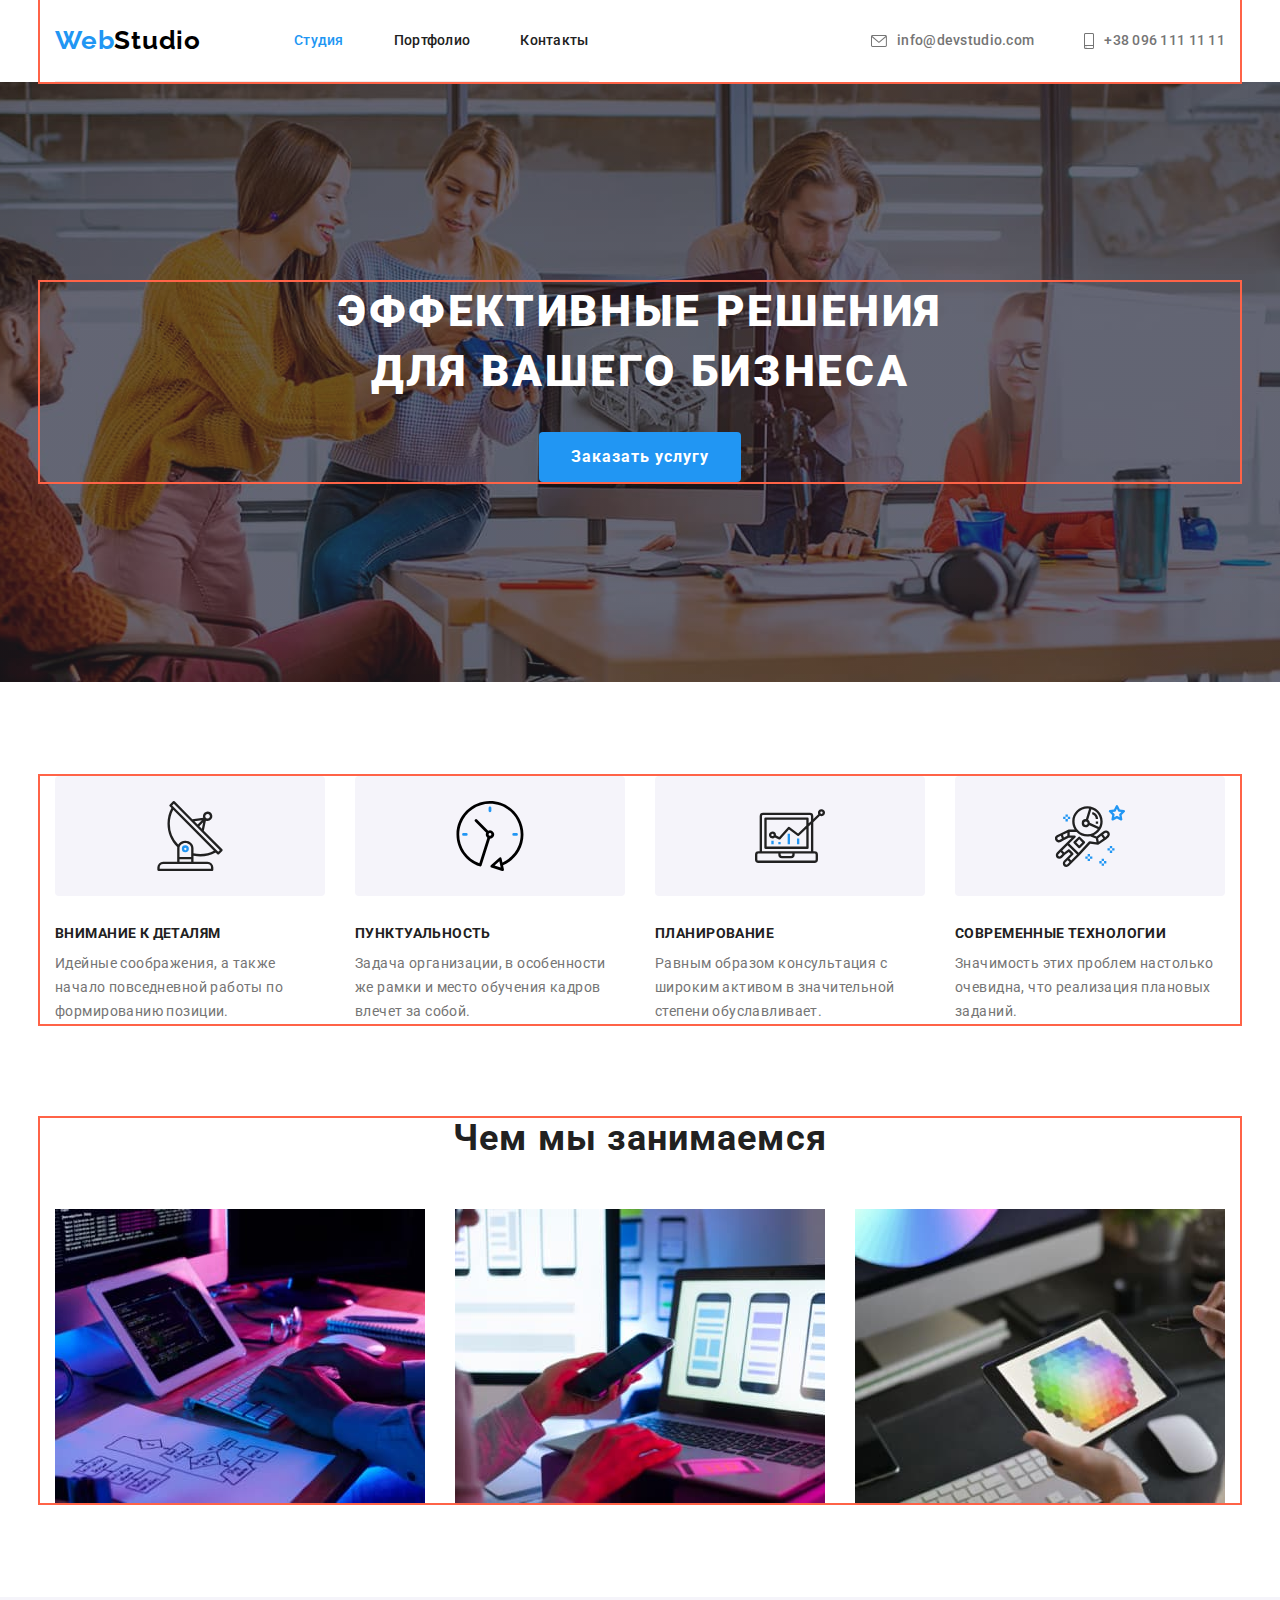
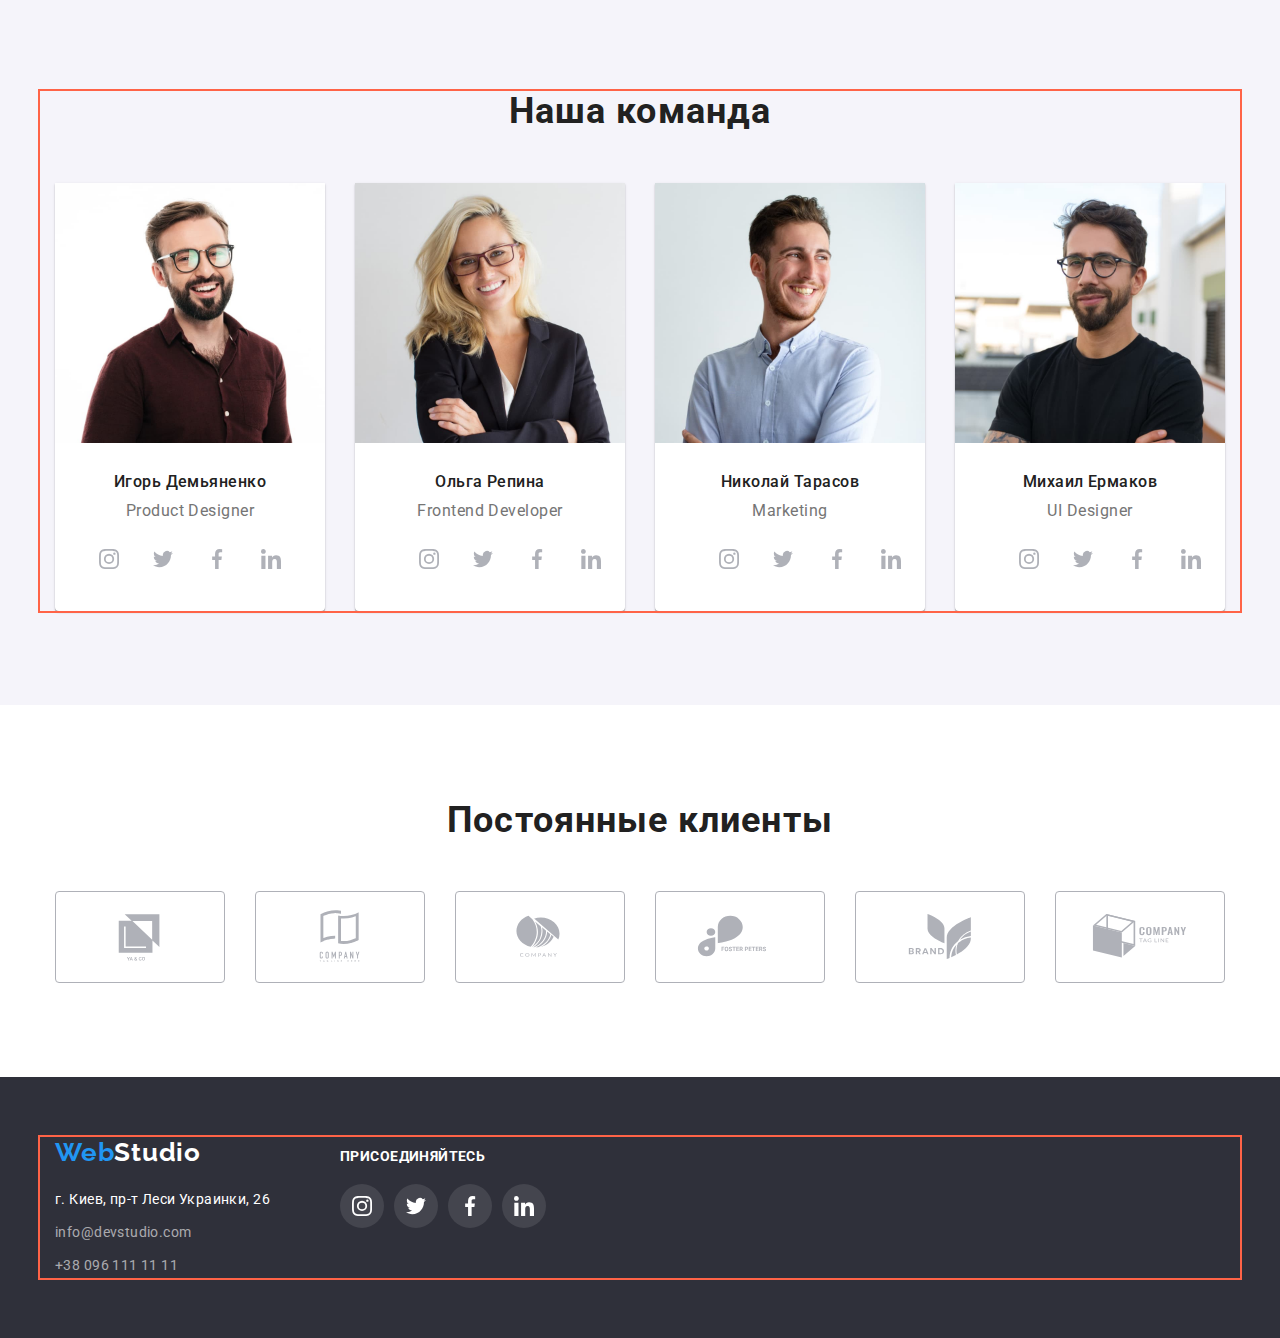
<file: index.html>
<!DOCTYPE html>
<html lang="ru">
  <head>
    <meta charset="UTF-8" />
    <meta http-equiv="X-UA-Compatible" content="IE=edge" />
    <meta name="viewport" content="width=device-width, initial-scale=1.0" />
    <title>Document</title>
    <link rel="preconnect" href="https://fonts.googleapis.com" />
    <link rel="preconnect" href="https://fonts.gstatic.com" crossorigin />
    <link
      href="https://fonts.googleapis.com/css2?family=Raleway:wght@700&family=Roboto:wght@400;500;700;900&display=swap"
      rel="stylesheet"
    />
    <link
      rel="stylesheet"
      href="https://cdnjs.cloudflare.com/ajax/libs/modern-normalize/1.1.0/modern-normalize.min.css"
    />
    <link rel="stylesheet" href="./css/styles.css" />
  </head>

  <body>
    <header class="header">
      <div class="container main-nav">
        <nav class="main-nav">
          <a class="logo link" href="./index.html"
            ><span class="logo-web">Web</span
            ><span class="studio">Studio</span></a
          >

          <ul class="site-nav list">
            <li class="site-nav-item">
              <a class="link current link" href="./index.html">Студия
              </a>
              
            </li>
            <li class="site-nav-item">
              <a class="link" href="./portfolio.html">Портфолио</a>
            </li>
            <li class="site-nav-item">
              <a class="link" href="#">Контакты</a>
            </li>
          </ul>
        </nav>

        <ul class="contacts list">
          <li class="contacts-item">
            <a
              class="mail link"
              href="mailto:info@devstudio.com"
              aria-label="почта"
            >
              <svg width="16" height="12" class="contacts-icon">
                <use href="./images/symbol-defs.svg#icon-envelope"></use>
              </svg>
              info@devstudio.com
            </a>
          </li>
          <li class="contacts-item">
            <a class="tel link" href="tel:+380961111111" aria-label="телефон">
              <svg width="10" height="16" class="contacts-icon">
                <use href="./images/symbol-defs.svg#icon-smartphone"></use>
              </svg>
              +38 096 111 11 11
            </a>
          </li>
        </ul>
      </div>
    </header>

    <main>
      <section class="solutions section">
        <div class="container">
          <h1 class="solutions-title">
            Эффективные решения для вашего бизнеса
          </h1>
          <button class="button" type="button">Заказать услугу</button>
        </div>
      </section>

      <section class="section">
        <div class="container">
          <h2 class="advantages">Наши преимущества</h2>
          <ul class="our-advantages list">
            <li class="our-advantages-item">
              <div class="antena item">
                <svg width="70" height="70" class="antena-item">
                  <use href="./images/symbol-defs.svg#icon-antenna"></use>
                </svg>
              </div>

              <h3 class="section-title">Внимание к деталям</h3>
              <p class="section-content">
                Идейные соображения, а также начало повседневной работы по
                формированию позиции.
              </p>
            </li>
            <li class="our-advantages-item">
              <div class="antena item">
                <svg width="70" height="70" class="antena-item">
                  <use href="./images/symbol-defs.svg#icon-clock"></use>
                </svg>
              </div>
              <h3 class="section-title">Пунктуальность</h3>
              <p class="section-content">
                Задача организации, в особенности же рамки и место обучения
                кадров влечет за собой.
              </p>
            </li>
            <li class="our-advantages-item">
              <div class="antena item">
                <svg width="70" height="70" class="antena-item">
                  <use href="./images/symbol-defs.svg#icon-diagram"></use>
                </svg>
              </div>
              <h3 class="section-title">Планирование</h3>
              <p class="section-content">
                Равным образом консультация с широким активом в значительной
                степени обуславливает.
              </p>
            </li>
            <li class="our-advantages-item">
              <div class="antena item">
                <svg width="70" height="70" class="antena-item">
                  <use href="./images/symbol-defs.svg#icon-astronaut"></use>
                </svg>
              </div>
              <h3 class="section-title">Современные технологии</h3>
              <p class="section-content">
                Значимость этих проблем настолько очевидна, что реализация
                плановых заданий.
              </p>
            </li>
          </ul>
        </div>
      </section>

      <section class="work section">
        <div class="container">
          <h2 class="our-work">Чем мы занимаемся</h2>
          <ul class="our-works list">
            <li class="our-works-item">
              <img
                class="img"
                src="./images/1(1).jpg"
                alt="Разработка"
                width="370"
              />
            </li>
            <li class="our-works-item">
              <img
                class="img"
                src="./images/2(1).jpg"
                alt="Мобильные приложения"
                width="370"
              />
            </li>
            <li class="our-works-item">
              <img
                class="img"
                src="./images/3(1).jpg"
                alt="Дизайн"
                width="370"
              />
            </li>
          </ul>
        </div>
      </section>

      <section class="our-team section">
        <div class="container">
          <h2 class="team">Наша команда</h2>
          <ul class="team-foto list">
            <li class="team-item">
              <img
                class="img"
                src="./images/igor(1).jpg"
                alt="Игорь"
                width="270"
              />

              <div class="team-specialist-position">
                <h3 class="team-specialist">Игорь Демьяненко</h3>
                <p class="team-position">Product Designer</p>
                <ul class="social-links-list list">
                  <li class="social-links list">
                    <a
                      class="links link"
                      href="./index.html"
                      aria-label="инстанрам"
                    >
                      <svg width="20" height="20" class="social-icon">
                        <use
                          href="./images/symbol-defs.svg#icon-instagram"
                        ></use>
                      </svg>
                    </a>
                  </li>
                  <li class="social-links list">
                    <a class="links" href="./index.html" aria-label="твиттер">
                      <svg width="20" height="20" class="social-icon">
                        <use href="./images/symbol-defs.svg#icon-twitter"></use>
                      </svg>
                    </a>
                  </li>
                  <li class="social-links list">
                    <a class="links" href="./index.html" aria-label="фейсбук">
                      <svg width="20" height="20" class="social-icon">
                        <use
                          href="./images/symbol-defs.svg#icon-facebook"
                        ></use>
                      </svg>
                    </a>
                  </li>
                  <li class="social-links list">
                    <a class="links" href="./index.html" aria-label="линкедин">
                      <svg width="20" height="20" class="social-icon">
                        <use
                          href="./images/symbol-defs.svg#icon-linkedin"
                        ></use>
                      </svg>
                    </a>
                  </li>
                </ul>
              </div>
            </li>
            <li class="team-item">
              <img
                class="img"
                src="./images/olga(2).jpg"
                alt="Ольга"
                width="270"
              />
              <div class="team-specialist-position">
                <h3 class="team-specialist">Ольга Репина</h3>
                <p class="team-position">Frontend Developer</p>
                <ul class="social-links-list">
                  <li class="social-links list">
                    <a class="links" href="./index.html" aria-label="инстанрам">
                      <svg width="20" height="20" class="social-icon">
                        <use
                          href="./images/symbol-defs.svg#icon-instagram"
                        ></use>
                      </svg>
                    </a>
                  </li>
                  <li class="social-links list">
                    <a class="links" href="./index.html" aria-label="твиттер">
                      <svg width="20" height="20" class="social-icon">
                        <use href="./images/symbol-defs.svg#icon-twitter"></use>
                      </svg>
                    </a>
                  </li>
                  <li class="social-links list">
                    <a class="links" href="./index.html" aria-label="фейсбук">
                      <svg width="20" height="20" class="social-icon">
                        <use
                          href="./images/symbol-defs.svg#icon-facebook"
                        ></use>
                      </svg>
                    </a>
                  </li>
                  <li class="social-links list">
                    <a class="links" href="./index.html" aria-label="линкедин">
                      <svg width="20" height="20" class="social-icon">
                        <use
                          href="./images/symbol-defs.svg#icon-linkedin"
                        ></use>
                      </svg>
                    </a>
                  </li>
                </ul>
              </div>
            </li>
            <li class="team-item">
              <img
                class="img"
                src="./images/nikolay(3).jpg"
                alt="Николай"
                width="270"
              />
              <div class="team-specialist-position">
                <h3 class="team-specialist">Николай Тарасов</h3>
                <p class="team-position">Marketing</p>
                <ul class="social-links-list">
                  <li class="social-links list">
                    <a class="links" href="./index.html" aria-label="инстанрам">
                      <svg width="20" height="20" class="social-icon">
                        <use
                          href="./images/symbol-defs.svg#icon-instagram"
                        ></use>
                      </svg>
                    </a>
                  </li>
                  <li class="social-links list">
                    <a class="links" href="./index.html" aria-label="твиттер">
                      <svg width="20" height="20" class="social-icon">
                        <use href="./images/symbol-defs.svg#icon-twitter"></use>
                      </svg>
                    </a>
                  </li>
                  <li class="social-links list">
                    <a class="links" href="./index.html" aria-label="фейсбук">
                      <svg width="20" height="20" class="social-icon">
                        <use
                          href="./images/symbol-defs.svg#icon-facebook"
                        ></use>
                      </svg>
                    </a>
                  </li>
                  <li class="social-links list">
                    <a class="links" href="./index.html" aria-label="линкедин">
                      <svg width="20" height="20" class="social-icon">
                        <use
                          href="./images/symbol-defs.svg#icon-linkedin"
                        ></use>
                      </svg>
                    </a>
                  </li>
                </ul>
              </div>
            </li>
            <li class="team-item">
              <img
                class="img"
                src="./images/mikhail(4).jpg"
                alt="Михаил"
                width="270"
              />
              <div class="team-specialist-position">
                <h3 class="team-specialist">Михаил Ермаков</h3>
                <p class="team-position">UI Designer</p>
                <ul class="social-links-list">
                  <li class="social-links list">
                    <a class="links" href="./index.html" aria-label="инстанрам">
                      <svg width="20" height="20" class="social-icon">
                        <use
                          href="./images/symbol-defs.svg#icon-instagram"
                        ></use>
                      </svg>
                    </a>
                  </li>
                  <li class="social-links list">
                    <a class="links" href="./index.html" aria-label="твиттер">
                      <svg width="20" height="20" class="social-icon">
                        <use href="./images/symbol-defs.svg#icon-twitter"></use>
                      </svg>
                    </a>
                  </li>
                  <li class="social-links list">
                    <a class="links" href="./index.html" aria-label="фейсбук">
                      <svg width="20" height="20" class="social-icon">
                        <use
                          href="./images/symbol-defs.svg#icon-facebook"
                        ></use>
                      </svg>
                    </a>
                  </li>
                  <li class="social-links list">
                    <a class="links" href="./index.html" aria-label="линкедин">
                      <svg width="20" height="20" class="social-icon">
                        <use
                          href="./images/symbol-defs.svg#icon-linkedin"
                        ></use>
                      </svg>
                    </a>
                  </li>
                </ul>
              </div>
            </li>
          </ul>
        </div>
      </section>

      <!-- Постоянные клиенты -->
      <section class="our-clients section">
        <div>
          <h2 class="clients">Постоянные клиенты</h2>
          <ul class="clients-list list">
            <li class="clients-box">
              <a
                class="clients-link link"
                href="./index.html"
                aria-label="логотип"
              >
                <svg width="106" height="60" class="clients-logo">
                  <use href="./images/symbol-defs.svg#icon-logo"></use>
                </svg>
              </a>
            </li>

            <li class="clients-box">
              <a
                class="clients-link link"
                href="./index.html"
                aria-label="логотип"
              >
                <svg width="106" height="60" class="clients-logo">
                  <use href="./images/symbol-defs.svg#icon-logo1"></use>
                </svg>
              </a>
            </li>

            <li class="clients-box">
              <a
                class="clients-link link"
                href="./index.html"
                aria-label="логотип"
              >
                <svg width="106" height="60" class="clients-logo">
                  <use href="./images/symbol-defs.svg#icon-logo2"></use>
                </svg>
              </a>
            </li>

            <li class="clients-box">
              <a
                class="clients-link link"
                href="./index.html"
                aria-label="логотип"
              >
                <svg width="106" height="60" class="clients-logo">
                  <use href="./images/symbol-defs.svg#icon-logo3"></use>
                </svg>
              </a>
            </li>

            <li class="clients-box">
              <a
                class="clients-link link"
                href="./index.html"
                aria-label="логотип"
              >
                <svg width="106" height="60" class="clients-logo">
                  <use href="./images/symbol-defs.svg#icon-logo4"></use>
                </svg>
              </a>
            </li>

            <li class="clients-box">
              <a
                class="clients-link link"
                href="./index.html"
                aria-label="логотип"
              >
                <svg width="106" height="60" class="clients-logo">
                  <use href="./images/symbol-defs.svg#icon-logo5"></use>
                </svg>
              </a>
            </li>
          </ul>
        </div>
      </section>
    </main>

    <footer class="footer">
      <div class="container content">
        <div class="footer-adress-list">
          <a class="footer-logo link" href="./index.html"
            ><span class="bottom-web"> Web</span
            ><span class="studio-bottom">Studio</span></a
          >

          <address class="footer-adress">
            <ul class="footer-link list">
              <li class="adress-link">
                <a
                  class="footer-map link"
                  href="https://goo.gl/maps/5aeaSMpK7ZkZ2qEH9"
                  target="_blank"
                  rel="noreferrer noopener"
                  >г. Киев, пр-т Леси Украинки, 26</a
                >
              </li>
              <li class="adress-link">
                <a class="footer-mail link" href="mailto:info@devstudio.com"
                  >info@devstudio.com</a
                >
              </li>
              <li class="adress-link">
                <a class="footer-tel link" href="tel:+380961111111"
                  >+38 096 111 11 11</a
                >
              </li>
            </ul>
          </address>
        </div>

        <div class="footer-adress-links">
          <p class="links-name">присоединяйтесь</p>
          <ul class="links-name-list list">
            <li>
              <a
                class="links-name-item link"
                href="./index.html"
                aria-label="логотип"
              >
                <svg width="20" height="20" class="">
                  <use href="./images/symbol-defs.svg#icon-instagram"></use>
                </svg>
              </a>
            </li>
            <li>
              <a
                class="links-name-item link"
                href="./index.html"
                aria-label="логотип"
              >
                <svg width="20" height="20" class="">
                  <use href="./images/symbol-defs.svg#icon-twitter"></use>
                </svg>
              </a>
            </li>
            <li>
              <a
                class="links-name-item link"
                href="./index.html"
                aria-label="логотип"
              >
                <svg width="20" height="20" class="">
                  <use href="./images/symbol-defs.svg#icon-facebook"></use>
                </svg>
              </a>
            </li>
            <li>
              <a
                class="links-name-item link"
                href="./index.html"
                aria-label="логотип"
              >
                <svg width="20" height="20" class="">
                  <use href="./images/symbol-defs.svg#icon-linkedin"></use>
                </svg>
              </a>
            </li>
          </ul>
        </div>
      </div>
    </footer>
  </body>
</html>
</file>
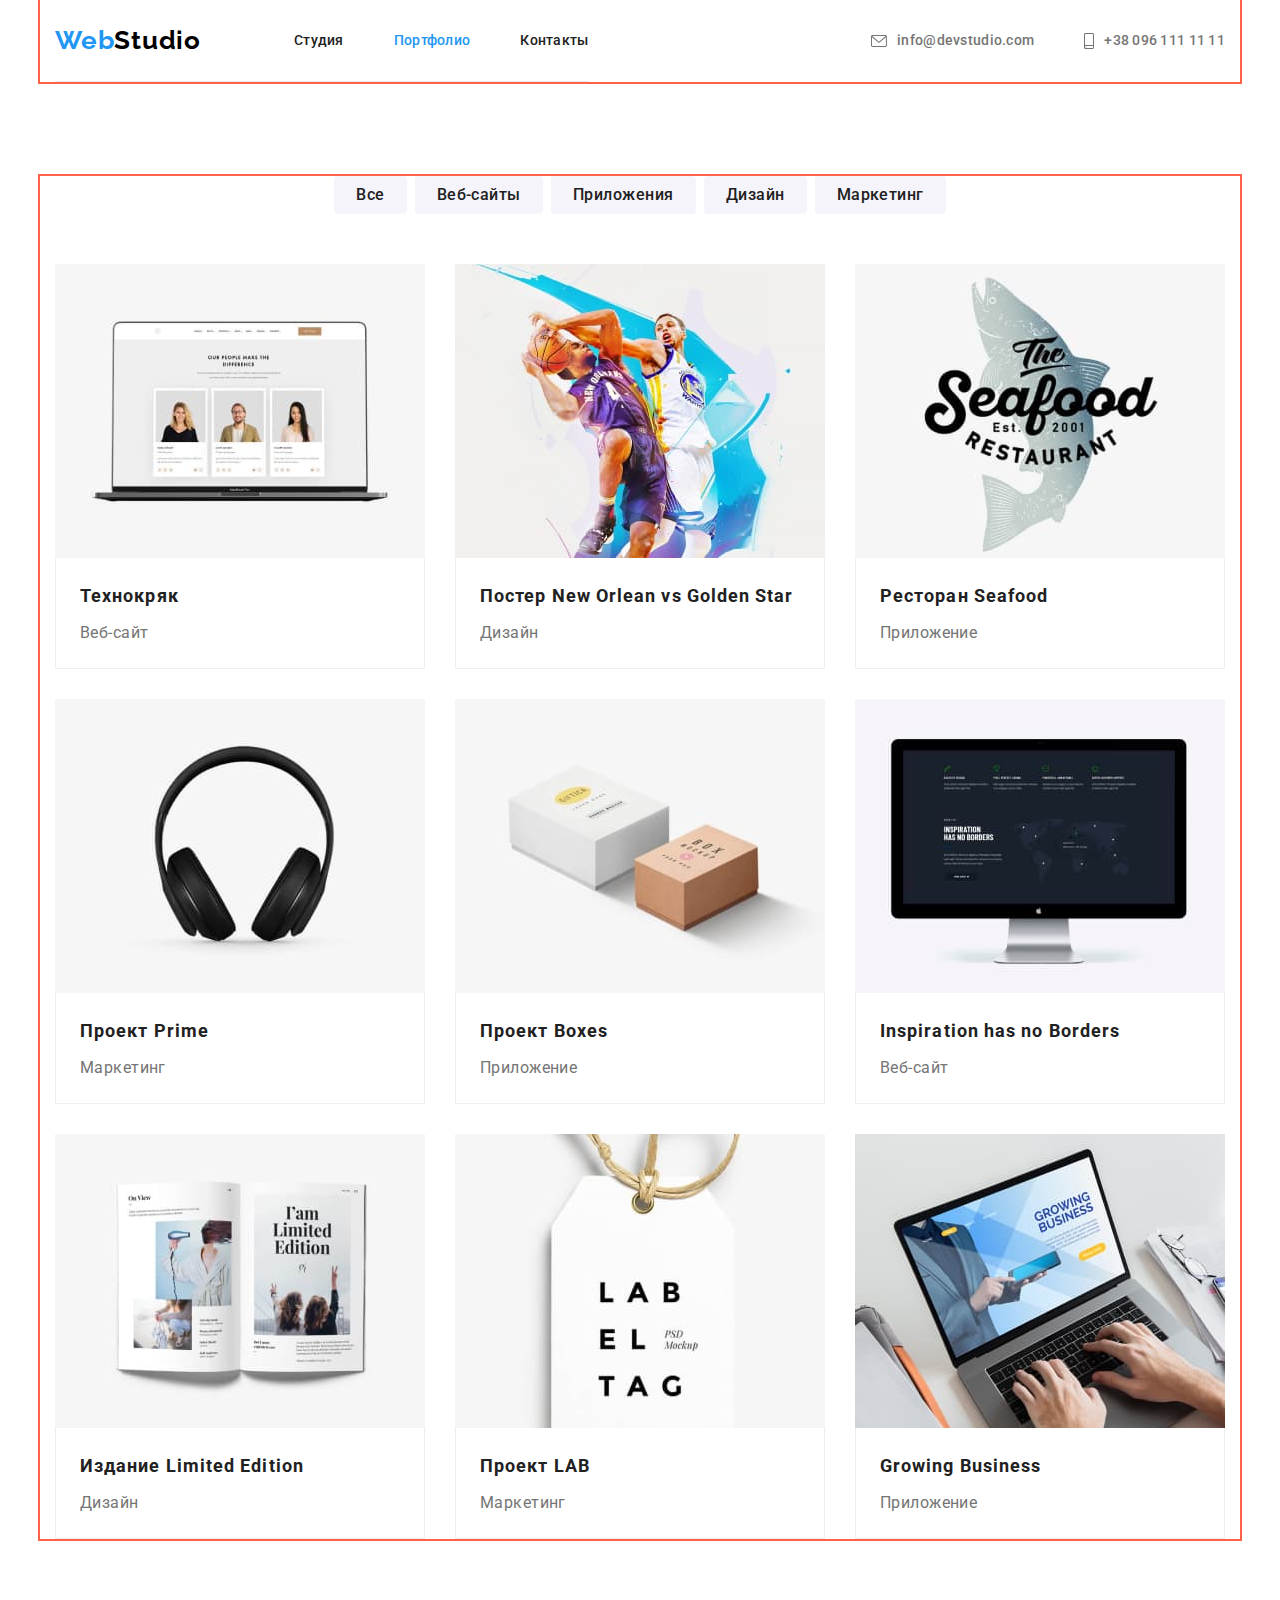
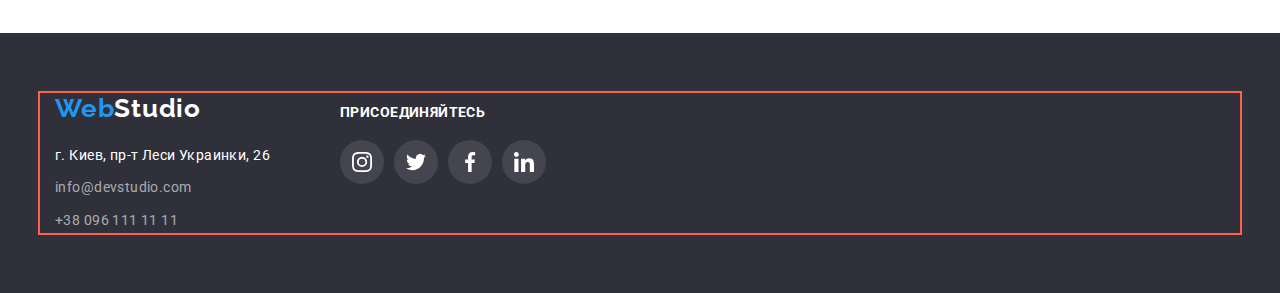
<file: portfolio.html>
<!DOCTYPE html>
<html lang="ru">
  <head>
    <meta charset="UTF-8" />
    <meta http-equiv="X-UA-Compatible" content="IE=edge" />
    <meta name="viewport" content="width=device-width, initial-scale=1.0" />
    <title>Document</title>
    <link rel="preconnect" href="https://fonts.googleapis.com" />
    <link rel="preconnect" href="https://fonts.gstatic.com" crossorigin />
    <link
      href="https://fonts.googleapis.com/css2?family=Raleway:wght@700&family=Roboto:wght@400;500;700;900&display=swap"
      rel="stylesheet"
    />
    <link
      rel="stylesheet"
      href="https://cdnjs.cloudflare.com/ajax/libs/modern-normalize/1.1.0/modern-normalize.min.css"
    />
    <link rel="stylesheet" href="./css/styles.css" />
  </head>

  <body>
    <header class="header">
      <div class="container main-nav">
        <nav class="main-nav">
          <a class="logo link" href="./index.html"
            ><span class="logo-web">Web</span
            ><span class="studio">Studio</span></a
          >

          <ul class="site-nav list">
            <li class="site-nav-item">
              <a class="link" href="./index.html">Студия</a>
            </li>
            <li class="site-nav-item">
              <a class="link current link" href="./portfolio.html">Портфолио</a>
            </li>
            <li class="site-nav-item"><a class="link" href="#">Контакты</a></li>
          </ul>
        </nav>

        <ul class="contacts list">
          <li class="contacts-item">
            <a
              class="mail link"
              href="mailto:info@devstudio.com"
              aria-label="почта"
            >
              <svg width="16" height="12" class="contacts-icon">
                <use href="./images/symbol-defs.svg#icon-envelope"></use>
              </svg>
              info@devstudio.com
            </a>
          </li>
          <li class="contacts-item">
            <a class="tel link" href="tel:+380961111111" aria-label="телефон">
              <svg width="10" height="16" class="contacts-icon">
                <use href="./images/symbol-defs.svg#icon-smartphone"></use>
              </svg>
              +38 096 111 11 11
            </a>
          </li>
        </ul>
      </div>
    </header>

    <main>
      <section class="filter section">
        <div class="container">
          <h1 class="filter-name">Фильтры</h1>
          <ul class="filter-list list">
            <li class="filter-item">
              <button type="button" class="filter-btn">Все</button>
            </li>
            <li class="filter-item">
              <button type="button" class="filter-btn">Веб-сайты</button>
            </li>
            <li class="filter-item">
              <button type="button" class="filter-btn">Приложения</button>
            </li>
            <li class="filter-item">
              <button type="button" class="filter-btn">Дизайн</button>
            </li>
            <li>
              <button type="button" class="filter-btn">Маркетинг</button>
            </li>
          </ul>

          <h2 class="portfolio">Портфолио</h2>
          <ul class="projects list">
            <li class="projects-item">
              <a class="projects-link link" href="">
                <img
                  class="project-background"
                  src="./images/portfolio1.jpg"
                  alt="Веб-сайт"
                  width="370"
                />
                <div class="project-text">
                  <h3 class="project-name">Технокряк</h3>
                  <p class="project-filter">Веб-сайт</p>
                </div>
              </a>
            </li>
            <li class="projects-item">
              <a class="projects-link link" href="">
                <img
                  class="project-background"
                  src="./images/portfolio2.jpg"
                  alt="Дизайн"
                  width="370"
                />
                <div class="project-text">
                  <h3 class="project-name">Постер New Orlean vs Golden Star</h3>
                  <p class="project-filter">Дизайн</p>
                </div>
              </a>
            </li>
            <li class="projects-item">
              <a class="projects-link link" href="">
                <img
                  class="project-background"
                  src="./images/portfolio3.jpg"
                  alt="Приложение"
                  width="370"
                />
                <div class="project-text">
                  <h3 class="project-name">Ресторан Seafood</h3>
                  <p class="project-filter">Приложение</p>
                </div>
              </a>
            </li>
            <li class="projects-item">
              <a class="projects-link link" href="">
                <img
                  class="project-background"
                  src="./images/portfolio4.jpg"
                  alt="Маркетинг"
                  width="370"
                />
                <div class="project-text">
                  <h3 class="project-name">Проект Prime</h3>
                  <p class="project-filter">Маркетинг</p>
                </div>
              </a>
            </li>
            <li class="projects-item">
              <a class="projects-link link" href="">
                <img
                  class="project-background"
                  src="./images/portfolio5.jpg"
                  alt="Приложение"
                  width="370"
                />
                <div class="project-text">
                  <h3 class="project-name">Проект Boxes</h3>
                  <p class="project-filter">Приложение</p>
                </div>
              </a>
            </li>
            <li class="projects-item">
              <a class="projects-link link" href="">
                <img
                  class="project-background"
                  src="./images/portfolio6.jpg"
                  alt="Веб-сайт"
                  width="370"
                />
                <div class="project-text">
                  <h3 class="project-name">Inspiration has no Borders</h3>
                  <p class="project-filter">Веб-сайт</p>
                </div>
              </a>
            </li>
            <li class="projects-item">
              <a class="projects-link link" href="">
                <img
                  class="project-background"
                  src="./images/portfolio7.jpg"
                  alt="Дизайн"
                  width="370"
                />
                <div class="project-text">
                  <h3 class="project-name">Издание Limited Edition</h3>
                  <p class="project-filter">Дизайн</p>
                </div>
              </a>
            </li>
            <li class="projects-item">
              <a class="projects-link link" href="">
                <img
                  class="project-background"
                  src="./images/portfolio8.jpg"
                  alt="Маркетинг"
                  width="370"
                />
                <div class="project-text">
                  <h3 class="project-name">Проект LAB</h3>
                  <p class="project-filter">Маркетинг</p>
                </div>
              </a>
            </li>
            <li class="projects-item">
              <a class="projects-link link" href="">
                <img
                  class="project-background"
                  src="./images/portfolio9.jpg"
                  alt="Приложение"
                  width="370"
                />
                <div class="project-text">
                  <h3 class="project-name">Growing Business</h3>
                  <p class="project-filter">Приложение</p>
                </div>
              </a>
            </li>
          </ul>
        </div>
      </section>
    </main>

    <footer class="footer">
      <div class="container content">
        <div class="footer-adress-list">
          <a class="footer-logo link" href="./index.html"
            ><span class="bottom-web"> Web</span
            ><span class="studio-bottom">Studio</span></a
          >

          <address class="footer-adress">
            <ul class="footer-link list">
              <li class="adress-link">
                <a
                  class="footer-map link"
                  href="https://goo.gl/maps/5aeaSMpK7ZkZ2qEH9"
                  target="_blank"
                  rel="noreferrer noopener"
                  >г. Киев, пр-т Леси Украинки, 26</a
                >
              </li>
              <li class="adress-link">
                <a class="footer-mail link" href="mailto:info@devstudio.com"
                  >info@devstudio.com</a
                >
              </li>
              <li class="adress-link">
                <a class="footer-tel link" href="tel:+380961111111"
                  >+38 096 111 11 11</a
                >
              </li>
            </ul>
          </address>
        </div>

        <div class="footer-adress-links">
          <p class="links-name">присоединяйтесь</p>
          <ul class="links-name-list list">
            <li>
              <a
                class="links-name-item link"
                href="./index.html"
                aria-label="логотип"
              >
                <svg width="20" height="20" class="">
                  <use href="./images/symbol-defs.svg#icon-instagram"></use>
                </svg>
              </a>
            </li>
            <li>
              <a
                class="links-name-item link"
                href="./index.html"
                aria-label="логотип"
              >
                <svg width="20" height="20" class="">
                  <use href="./images/symbol-defs.svg#icon-twitter"></use>
                </svg>
              </a>
            </li>
            <li>
              <a
                class="links-name-item link"
                href="./index.html"
                aria-label="логотип"
              >
                <svg width="20" height="20" class="">
                  <use href="./images/symbol-defs.svg#icon-facebook"></use>
                </svg>
              </a>
            </li>
            <li>
              <a
                class="links-name-item link"
                href="./index.html"
                aria-label="логотип"
              >
                <svg width="20" height="20" class="">
                  <use href="./images/symbol-defs.svg#icon-linkedin"></use>
                </svg>
              </a>
            </li>
          </ul>
        </div>
      </div>
    </footer>
  </body>
</html>
</file>
<file: css/styles.css>
:root {
  --primary-text-color: #757575;
  --title-text-color: #212121;
  --accent-color: #2196f3;
  --main-white-color: #ffffff;
  --background-portfolio-color: #eeeeee;
  --main-background-black-color: #2f303a;
  --logo-black-color: #000000;
  --team-background-color: #f5f4fa;
  --adress-white-color: rgba(255, 255, 255, 0.6);
  --button-background-color: #188ce8;
}

body {
  background-color: var(--main-white-color);
  color: var(--primary-text-color);

  font-family: Roboto, sans-serif;
  font-size: 14px;
  letter-spacing: 0.03em;
}

h1,
h2,
h3,
h4,
h5,
h6,
p {
  margin-top: 0px;
  margin-bottom: 0px;
}

.container {
  margin: 0 auto;
  width: 1200px;
  padding: 0 15px;
  outline: 2px solid tomato;
}

.section {
  padding-top: 94px;
  padding-bottom: 94px;
}

.list {
  list-style: none;
  padding-left: 0px;
  margin: 0px;
}

.link {
  text-decoration: none;
  color: inherit;
}

/*цвет основного текста #212121/

/*вторичный цвет текста #757575*/

/* акцент #2196F3 */

/* Логотип */
.logo-web {
  color: var(--accent-color);
}

.logo {
  font-family: Raleway;
  text-decoration: none;
  color: var(--logo-black-color);
  font-weight: 700;
  font-size: 26px;
  line-height: 1.19;
  letter-spacing: 0.03em;
}

.logo:focus {
  color: var(--accent-color);
}

.main-nav-link {
  padding-top: 24px;
  padding-bottom: 25px;
}

/* Main-nav */
.main-nav {
  display: flex;
  align-items: center;
}

.container .main-nav {
  border-bottom: 1px solid #ececec;
}

/* Site-nav */
.site-nav {
  list-style: none;
  display: flex;
  margin-top: 0px;
  margin-bottom: 0px;
  margin-left: 93px;
  padding-top: 32px;
  padding-bottom: 32px;
  padding-inline-start: 0px;
}

.site-nav .site-nav-item {
  margin-right: 50px;
}

.site-nav .site-nav-item:last-child {
  margin-right: 0px;
}

.site-nav .link {
  color: var(--title-text-color);
  text-decoration: none;
  font-weight: 500;
  font-size: 14px;
  line-height: 1.14;
  letter-spacing: 0.02em;
}

.site-nav .link.current {
  color: var(--accent-color);
}




.link.current {
  position: relative;
  
}

.link.current::after {
  content: '';
  display: block;
  width: auto;
  height: 4px;
  background-color: var(--accent-color);
  border-radius: 2px;
  

  position: absolute;
  left: 0px;
  bottom: 0px;

}


.site-nav :hover,
.site-nav :focus {
  color: var(--accent-color);
}

.contacts {
  margin-left: auto;
  list-style: none;
  display: flex;
}

.contacts-item {
  margin-right: 50px;
}

.contacts-icon {
  margin-right: 10px;
  fill: currentColor;
}

.contacts-icon :hover {
  fill: currentColor;
}

.contacts .contacts-item:last-child {
  margin-right: 0px;
}

.contacts :hover,
.contacts :focus {
  color: var(--accent-color);
}

.mail {
  color: var(--primary-text-color);
  font-weight: 500;
  font-size: 14px;
  line-height: 1.14;
  letter-spacing: 0.02em;
  padding-top: 32px;
  padding-bottom: 32px;
  display: flex;
  align-items: center;
}

.tel {
  color: var(--primary-text-color);
  font-weight: 500;
  font-size: 14px;
  line-height: 1.14;
  letter-spacing: 0.02em;
  padding-top: 32px;
  padding-bottom: 32px;
  display: flex;
  align-items: center;
}

/* Эффективные решения для вашего бизнеса */

.solutions {
  background-color: var(--main-background-black-color);
  padding: 200px 0;
  height: 600px;
  max-width: 1600px;
  background-size: cover;
  background-position: center;
  background-image: linear-gradient(
      to right,
      rgba(47, 48, 58, 0.4),
      rgba(47, 48, 58, 0.4)
    ),
    url(../images/Backgroundmain.jpg);
  background-repeat: no-repeat;
  margin-left: auto;
  margin-right: auto;
}

.solutions-title {
  color: var(--main-white-color);
  width: 696px;
  margin: 0 auto;

  margin-bottom: 30px;

  font-weight: 900;
  font-size: 44px;
  line-height: 1.36;
  text-align: center;
  letter-spacing: 0.06em;
  text-transform: uppercase;
}

.button {
  color: var(--main-white-color);
  background-color: var(--accent-color);
  font-family: inherit;
  font-style: normal;
  font-weight: 700;
  font-size: 16px;
  line-height: 1.88;
  display: flex;
  align-items: center;
  text-align: center;
  letter-spacing: 0.06em;
  cursor: pointer;
  border: none;
  border-radius: 4px;

  padding: 10px 32px;

  margin-left: auto;
  margin-right: auto;

  
  transition: background-color 250ms cubic-bezier(0.4, 0, 0.2, 1);

}

.button:hover,
.button:focus {
  background-color: var(--button-background-color);
}

/* Наши преимущества */

.our-advantages {
  display: flex;

  padding-top: 0px;
}

.our-advantages-item {
  margin-right: 30px;
}

.item {
  display: flex;
  align-items: center;
  justify-content: center;
  background-color: #f5f4fa;
  border-radius: 4px;
  width: auto;
  height: 120px;
}

.our-advantages .our-advantages-item:last-child {
  margin-right: 0px;
}

.advantages {
  position: absolute;
  white-space: nowrap;
  width: 1px;
  height: 1px;
  overflow: hidden;
  border: 0;
  padding: 0;
  clip: rect(0 0 0 0);
  clip-path: inset(50%);
  margin: -1px;
}

.section-title {
  color: var(--title-text-color);
  margin-top: 30px;
  margin-bottom: 10px;

  font-weight: 700;
  font-size: 14px;
  line-height: 1.14;
  letter-spacing: 0.03em;
  text-transform: uppercase;
}

.section-content {
  font-weight: 400;
  font-size: 14px;
  line-height: 1.71;
  letter-spacing: 0.03em;
  width: 270px;

  margin-top: 0px;
  margin-bottom: 0px;
}

/* Чем мы занимаемся */
.our-work {
  color: var(--title-text-color);

  margin-top: 0;
  margin-bottom: 50px;

  font-weight: 700;
  font-size: 36px;
  line-height: 1.16;
  text-align: center;
  letter-spacing: 0.03em;
}

.work {
  padding-top: 0px;
}

.img {
  display: block;
  max-width: 100%;
  height: auto;
}

.our-works :nth-child(3n) {
  margin-right: 0px;
}

.our-works {
  list-style: none;
  padding-left: 0px;

  display: flex;
}

.our-works-item {
  margin-right: 30px;
}

/* Наша команда */

.team-foto {
  display: flex;
}

.team-foto :nth-child(4n) {
  margin-right: 0px;
}

.our-team {
  background-color: var(--team-background-color);
}

.team {
  color: var(--title-text-color);
  margin-bottom: 50px;
  font-weight: 700;
  font-size: 36px;
  line-height: 1.16;
  text-align: center;
  letter-spacing: 0.03em;
}

.team-item {
  margin-right: 30px;

  background: #ffffff;
  box-shadow: 0px 1px 3px rgba(0, 0, 0, 0.12), 0px 1px 1px rgba(0, 0, 0, 0.14),
    0px 2px 1px rgba(0, 0, 0, 0.2);
  border-radius: 0px 0px 4px 4px;
}

.team-card {
  margin-bottom: 0px;
}

.team-specialist {
  color: var(--title-text-color);

  margin-bottom: 10px;

  font-weight: 500;
  font-size: 16px;
  line-height: 1.18;
  text-align: center;
  letter-spacing: 0.03em;
}

.team-specialist-position {
  padding: 30px 0px;
}

.team-position {
  font-weight: 400;
  font-size: 16px;
  line-height: 1.18;
  text-align: center;
  letter-spacing: 0.03em;

  margin-bottom: 16px;
  margin-top: 0px;
}

.specialists {
  list-style: none;
}

.social-icon {
  fill: currentColor;
}

.links:hover,
.links:focus {
  background-color: var(--accent-color);
  color: #ffffff;
}

.links {
  display: flex;
  align-items: center;
  justify-content: center;
  width: 44px;
  height: 44px;
  color: #afb1b8;

  border-radius: 50%;
}

.social-links-list {
  display: flex;
  justify-content: center;
  gap: 10px;
}

/* Постоянные клиенты */
.clients {
  font-family: "Roboto";
  font-style: normal;
  font-weight: 700;
  font-size: 36px;
  line-height: 42px;
  text-align: center;
  letter-spacing: 0.03em;
  color: #212121;

  margin-bottom: 50px;
}

.clients-list {
  display: flex;
  justify-content: center;
  gap: 30px;

  
}

.clients-link {
  width: 170px;
  height: 92px;
  display: flex;
  align-items: center;
  justify-content: center;
  border: 1px solid #afb1b8;
  border-radius: 4px;
  color: #AFB1B8;
}

.clients-link:hover,
.clients-link:focus {
  color: var(--accent-color);
  border: 1px solid var(--accent-color);
}

.clients-logo {
  fill: currentColor;
}

/* Подвал */

.footer {
  background-color: var(--main-background-black-color);
  padding: 60px 0;
}

/* Нижний логотип */
.bottom-web {
  color: var(--accent-color);
}

.footer-logo :focus {
  color: var(--accent-color);
}

.footer-logo {
  color: var(--main-white-color);
  font-family: Raleway;
  font-style: normal;
  font-weight: 700;
  font-size: 26px;
  line-height: 1.19;
  letter-spacing: 0.03em;
  text-decoration: none;
}

/* Адрес */

.footer-link {
  list-style: none;

  padding-left: 0px;
  margin-top: 0px;
  margin-bottom: 0px;
}

.adress-link {
  margin-bottom: 9px;
}

.adress-link:nth-child(3n) {
  margin-bottom: 0px;
}

.footer-adress {
  font-style: normal;
  margin-top: 20px;
  margin-bottom: 0px;
  display: flex;
}

.footer-adress :hover,
.footer-adress :focus {
  color: var(--accent-color);
}

.footer-map {
  color: var(--main-white-color);
  background-color: var(--main-background-black-color);
  text-decoration: none;
  font-weight: 400;
  font-size: 14px;
  line-height: 1.71;
  letter-spacing: 0.03em;
}

.footer-mail {
  color: var(--adress-white-color);
  text-decoration: none;
  font-weight: 400;
  font-size: 14px;
  line-height: 1.71;
  letter-spacing: 0.03em;
}

.footer-tel {
  color: var(--adress-white-color);
  text-decoration: none;
  font-weight: 400;
  font-size: 14px;
  line-height: 1.71;
  letter-spacing: 0.03em;
}

.content {
  display: flex;
  align-items: baseline;
}

/* Раздел Присоединяйтесь */

.footer-adress-links {
  margin-left: 70px;
}

.links-name-list {
  display: flex;
  justify-content: center;
  align-items: center;
}

.links-name-item {
  display: flex;
  justify-content: center;
  align-items: center;
  width: 44px;
  height: 44px;
  margin-right: 10px;
  border-radius: 50%;
  fill: var(--main-white-color);
  background-color: rgba(255, 255, 255, 0.1);
}

.links-name-item:hover,
.links-name-item:focus {
  background-color: var(--accent-color);
}

.links-name {
  font-family: "Roboto";
  font-style: normal;
  font-weight: 700;
  font-size: 14px;
  line-height: 16px;
  letter-spacing: 0.03em;
  text-transform: uppercase;

  color: #ffffff;
  margin-bottom: 20px;
}

/* ПОРТФОЛИО */

/* Шапка */
.portfolio-header {
  background-color: var(--main-white-color);
}

/* Кнопки */

.filter {
  text-align: center;
}

.filter-name {
  position: absolute;
  white-space: nowrap;
  width: 1px;
  height: 1px;
  overflow: hidden;
  border: 0;
  padding: 0;
  clip: rect(0 0 0 0);
  clip-path: inset(50%);
  margin: -1px;
}

.filter-btn {
  padding: 6px 22px;
  font-family: inherit;
  font-weight: 500;
  font-size: 16px;
  line-height: 1.62;
  text-align: center;
  letter-spacing: 0.03em;
  border: none;
  border-radius: 4px;
  cursor: pointer;
  color: var(--title-text-color);
  background-color: var(--team-background-color);
}

.filter-list {
  list-style: none;

  margin-bottom: 50px;

  display: flex;
  justify-content: center;
}

.filter-item {
  margin-right: 8px;
}

.filter-btn:hover,
.filter-btn:focus {
  color: var(--main-white-color);
  background-color: var(--accent-color);
  box-shadow: 0px 3px 1px rgba(0, 0, 0, 0.1), 0px 1px 2px rgba(0, 0, 0, 0.08),
    0px 2px 2px rgba(0, 0, 0, 0.12);
}

/* Примеры работ */

.portfolio {
  position: absolute;
  white-space: nowrap;
  width: 1px;
  height: 1px;
  overflow: hidden;
  border: 0;
  padding: 0;
  clip: rect(0 0 0 0);
  clip-path: inset(50%);
  margin: -1px;
}

.projects-item {
  width: 370px;
}

.projects-link {
  display: block;
  text-align: initial;
}

.projects-link:hover,
.projects-link:focus {
  box-shadow: 0px 1px 1px rgba(0, 0, 0, 0.12),
    0px 4px 4px rgba(0, 0, 0, 0.06),
    1px 4px 6px rgba(0, 0, 0, 0.16);
    outline: none;
}

.projects {
  list-style: none;
  gap: 30px;

  display: flex;
  flex-wrap: wrap;
}

.project-text {
  border: 1px solid #eeeeee;
  border-top: none;
  padding: 20px 24px;
}

.project-background {
  display: block;
  max-width: 100%;
  height: auto;
}

.project-name {
  color: var(--title-text-color);

  font-weight: 700;
  font-size: 18px;
  line-height: 2;
  letter-spacing: 0.06em;
}

.project-filter {
  color: var(--primary-text-color);

  margin-top: 4px;

  font-size: 16px;
  line-height: 1.87;
}
</file>
